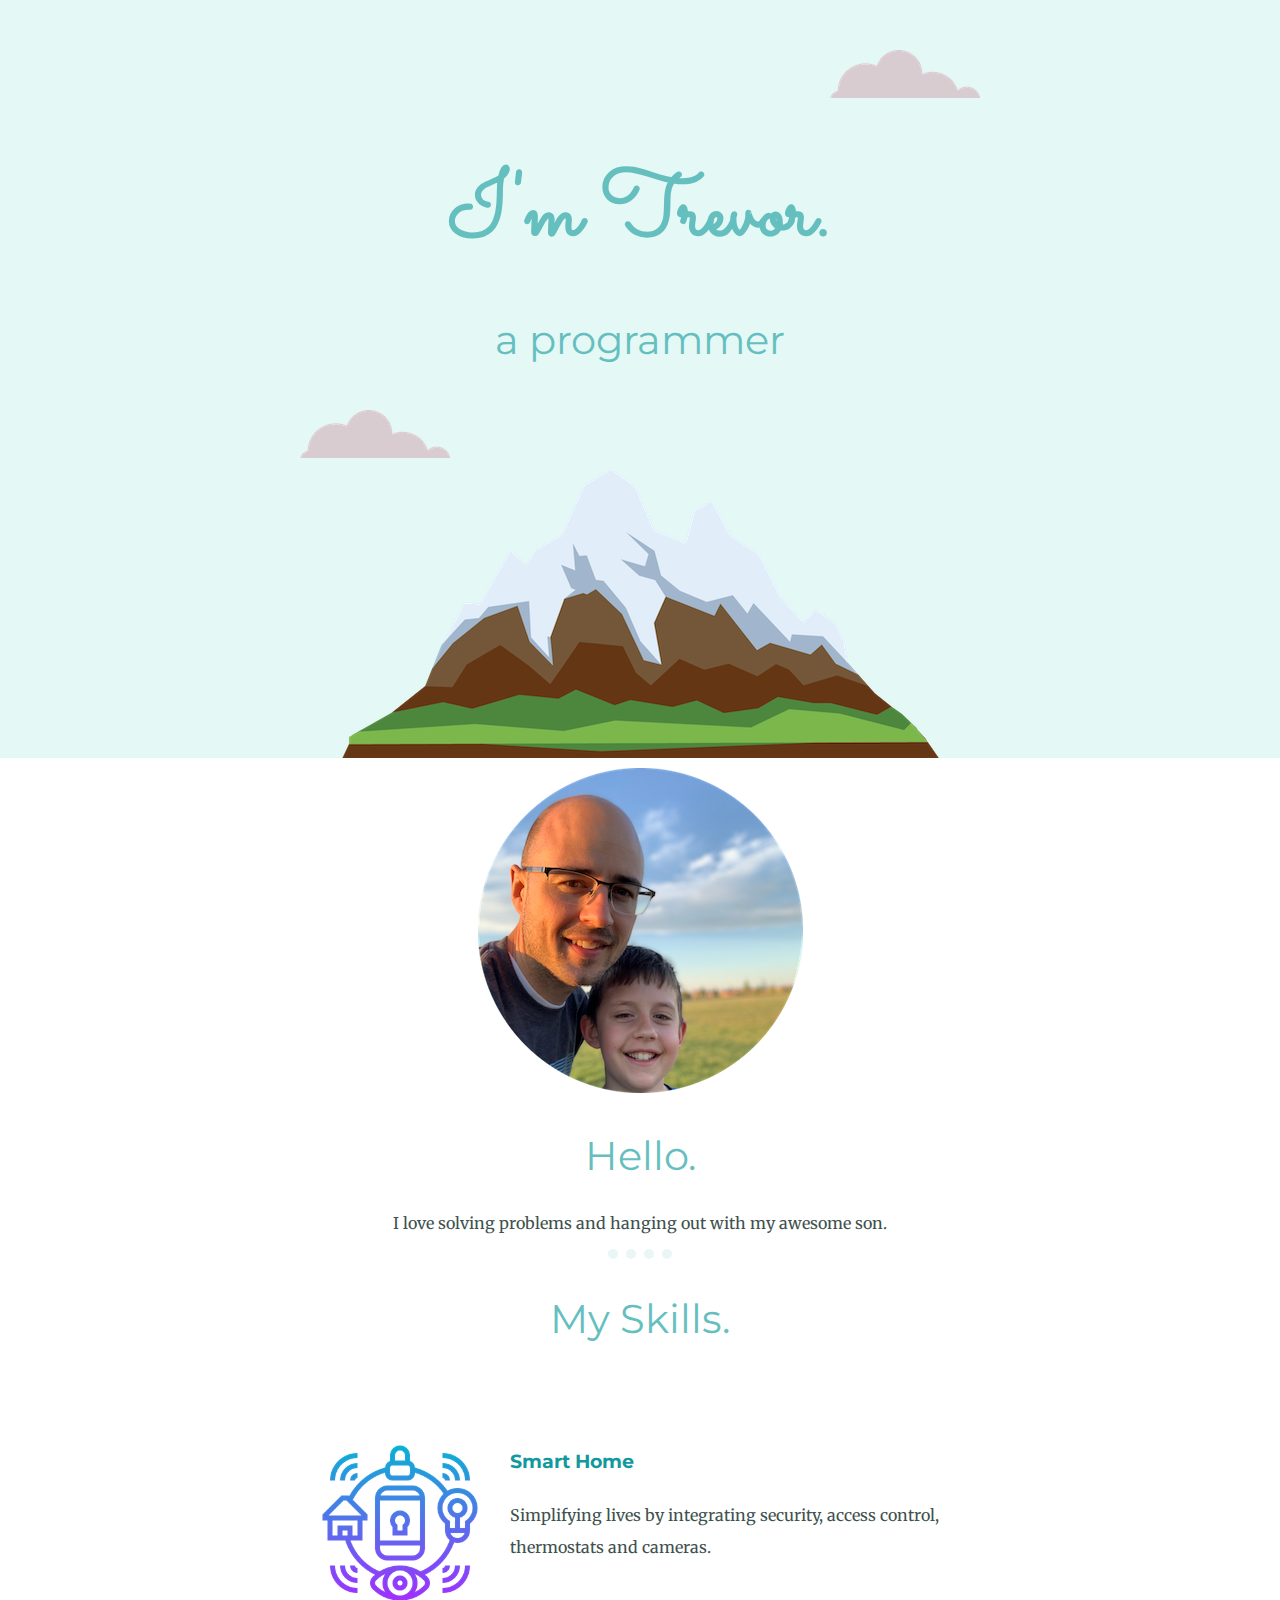
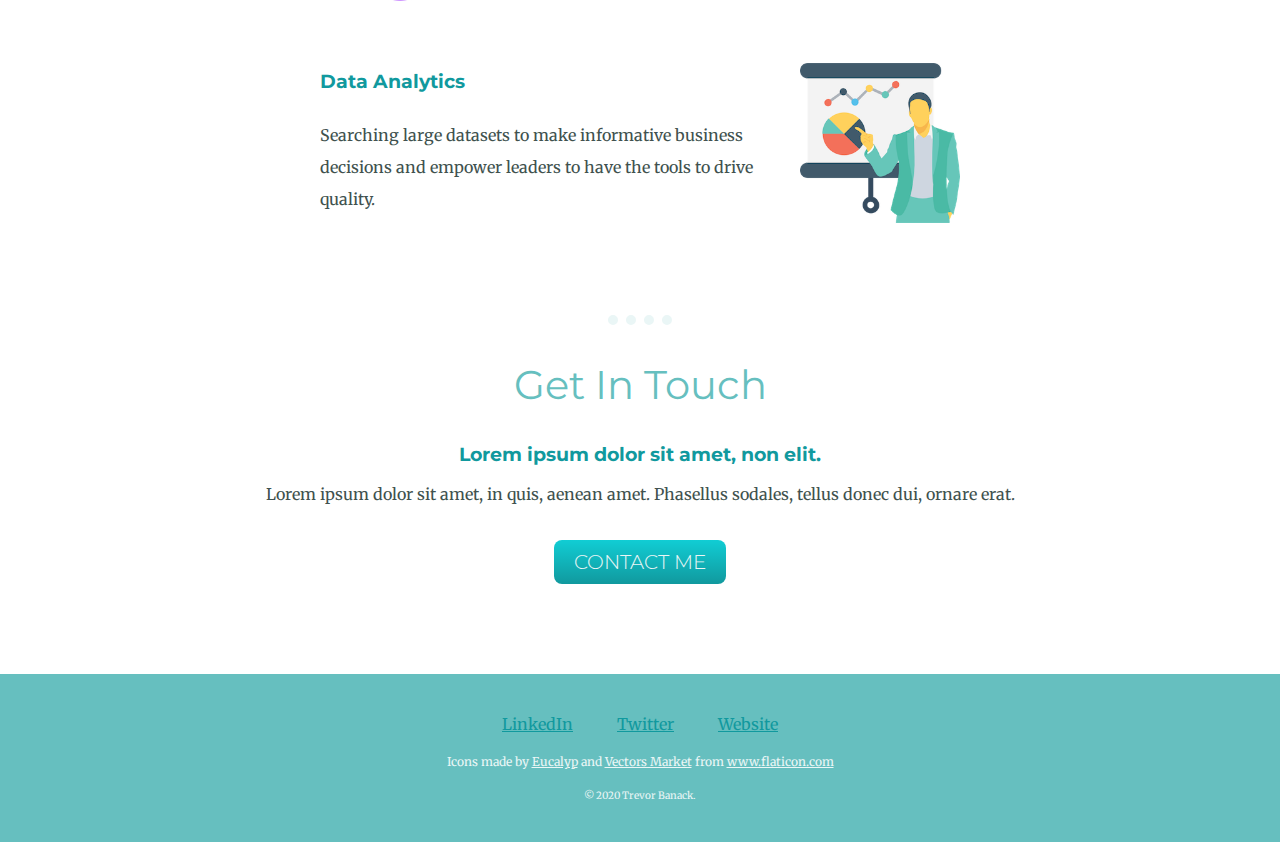
<file: index.html>
<!DOCTYPE html>
<html lang="en" dir="ltr">

<head>
  <meta charset="utf-8">
  <title>Trevor Banack</title>
  <link rel="stylesheet" href="css/styles.css">
  <link href="https://fonts.googleapis.com/css?family=Merriweather|Montserrat|Sacramento&display=swap" rel="stylesheet">
</head>

<body>
  <div class="top-container">
    <img class="top-cloud" src="images/cloud.png" alt="cloud-img">
    <h1>I'm Trevor.</h1>
    <h2>a programmer</h2>
    <img class="bottom-cloud" src="images/cloud.png" alt="cloud-img">
    <img class="mountain-img" src="images/mountain.png" alt="mountain-img">
  </div>

  <div class="middle-container">
    <div class="profile">
      <img src="images/circle-cropped.png" alt="">
      <h2>Hello.</h2>
      <p>I love solving problems and hanging out with my awesome son.</p>
    </div>
    <hr>
    <div class="skills">
      <h2>My Skills.</h2>
      <div class="skill-row">
        <img class="smarthome-img" src="images/smart-control.png" alt="smarthome-img">

        <h3>Smart Home</h3>
        <p>Simplifying lives by integrating security, access control, thermostats and cameras.</p>
      </div>
      <div class="skill-row">
        <img class="analysis-img" src="images/analysis.png" alt="analysis-img">
        <h3>Data Analytics</h3>
        <p>Searching large datasets to make informative business decisions and empower leaders to have the tools to drive quality.</p>
      </div>
    </div>
    <hr>
    <div class="contact-me">
      <h2>Get In Touch</h2>
      <h3>Lorem ipsum dolor sit amet, non elit.</h3>
      <p>Lorem ipsum dolor sit amet, in quis, aenean amet. Phasellus sodales, tellus donec dui, ornare erat.</p>
      <a href="#" class="btn">CONTACT ME</a>
    </div>
  </div>


  <div class="bottom-container">
    <a class="footer-link" href="https://www.linkedin.com/in/trevor-banack-36a6591b">LinkedIn</a>
    <a class="footer-link" href="https://twitter.com/tbanack1">Twitter</a>
    <a class="footer-link" href="https://www.vivint.com">Website</a>
    <p class="flaticon-container"> Icons made by <a class="flaticon-link" href="https://www.flaticon.com/authors/eucalyp" title="Eucalyp">Eucalyp</a> and <a class="flaticon-link" href="https://www.flaticon.com/authors/vectors-market" title="Vectors Market">Vectors Market</a> from <a class="flaticon-link" href="https://www.flaticon.com/" title="Flaticon"> www.flaticon.com</a>
    <p class="copyright">© 2020 Trevor Banack.</p>
  </div>


</body>

</html>
</file>
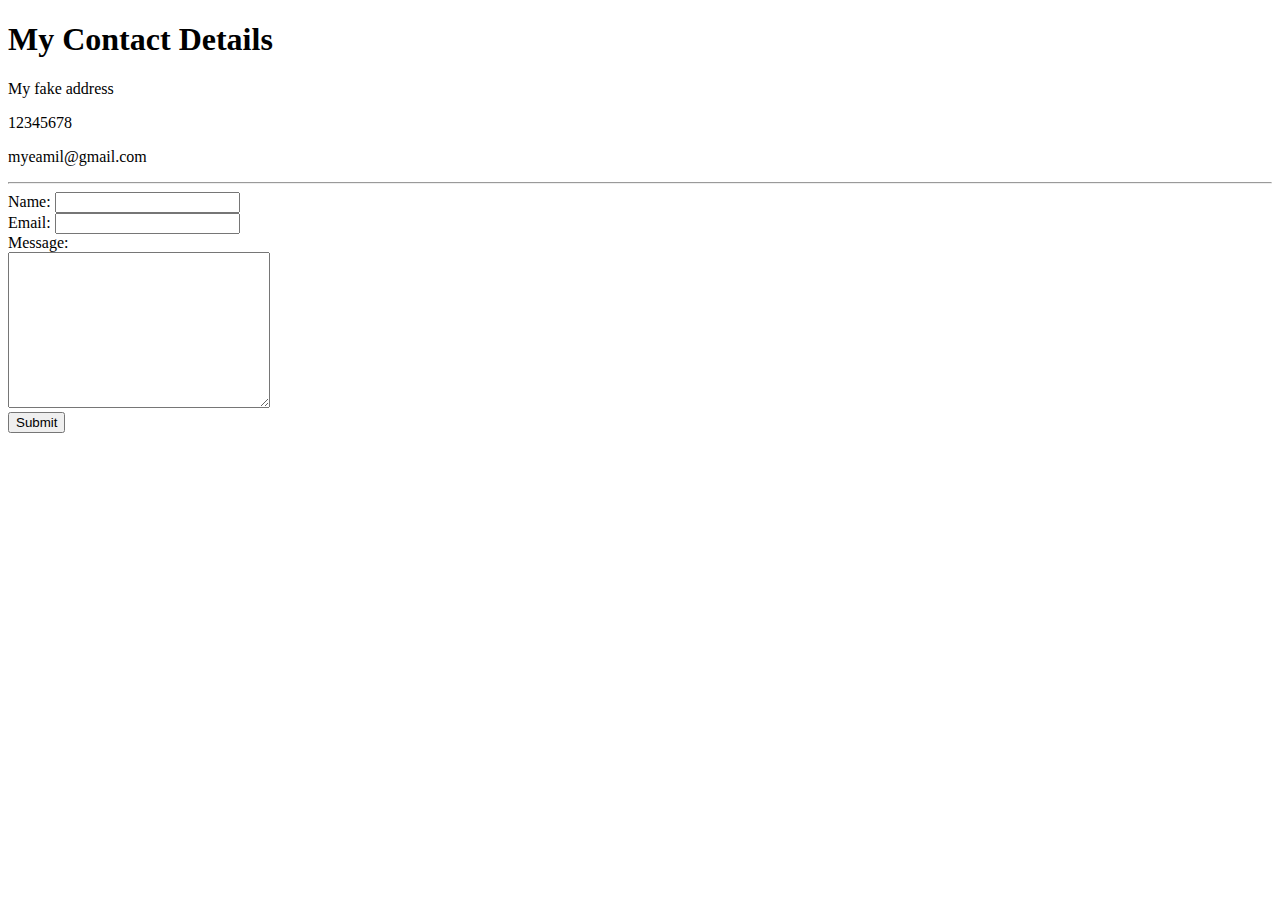
<file: contact.html>
<!DOCTYPE html>
<html lang="en" dir="ltr">

<head>
  <meta charset="utf-8">
  <title>Contact Me</title>
</head>

<body>
  <h1>My Contact Details</h1>
  <p>My fake address</p>
  <p>12345678</p>
  <p>myeamil@gmail.com</p>
  <hr>
  <form class="" action="mailto:tbanack@hotmail.com" method="post">
    <label for="">Name: </label>
    <input type="text" name="yourName" value=""><br>
    <label for="">Email: </label>
    <input type="email" name="yourEmail" value=""><br>
    <label for="">Message:</label><br>
    <textarea name="yourMessage" rows="10" cols="30"></textarea><br>
    <input type="submit" name="submit" value="Submit">
  </form>
</body>

</html>
</file>
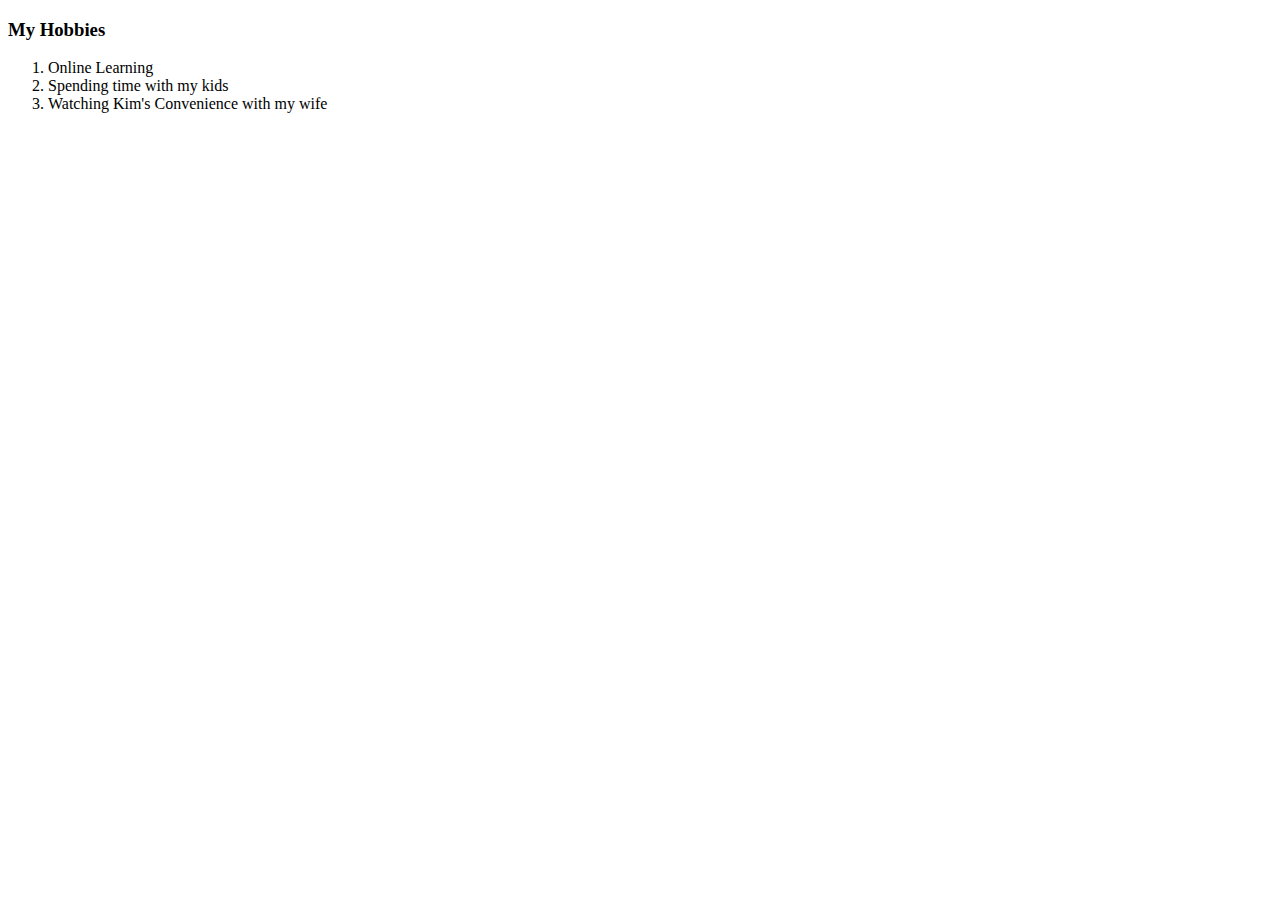
<file: hobbies.html>
<!DOCTYPE html>
<html lang="en" dir="ltr">
  <head>
    <meta charset="utf-8">
    <title>My Hobbies</title>
  </head>
  <body>

    <h3>My Hobbies</h3>
    <ol>
      <li>Online Learning</li>
      <li>Spending time with my kids</li>
      <li>Watching Kim's Convenience with my wife</li>
    </ol>
    
  </body>
</html>
</file>
<file: css/styles.css>
/**********************************************************/
body {
  margin: 0;
  text-align: center;
  font-family: 'Merriweather', serif;
  color: #40514E;
}

h1 {
  margin-top: 50px;
  margin-bottom: 0;
  font-family: 'Sacramento', cursive;
  font-size: 5.625rem;
  color: #66BFBF;
}

h2 {
  font-family: 'Montserrat', sans-serif;
  font-size: 2.5rem;
  color: #66BFBF;
  font-weight: normal;
}

h3 {
  font-family: 'Montserrat', sans-serif;
  color: #11999E;
}

a {
  color: #11999E
}

hr {
  color: #EAF6F6;
  border-style: dotted none none none;
  border-width: 10px;
  height: 2px;
  width: 5%;
}

/************************ CLASS **********************************/
.top-container {
  background-color: #E4F9F5;
  position: relative;
  padding-top: 100px;
  /* Leave padding at top to push all content down */
  margin-bottom: 0;
}

.middle-container {
  padding-top: 10px;
}

.bottom-container {
  background: #66BFBF;
  margin-top: 70px;
  padding: 40px 0 40px 0;
}

.top-cloud {
  position: absolute;
  right: 300px;
  top: 50px;
}

.bottom-cloud {
  position: absolute;
  left: 300px;
  bottom: 300px;
}

.mountain-img {
  position: relative;
  top: 4px;
}

.flaticon-container {
  font-size: 12px;
  margin: 20px auto 20px auto;
  color: #EAF6F6;
}

.flaticon-link {
  color: #EAF6F6;
}

.skill-row {
  width: 50%;
  position: relative;
  margin: 100px auto 100px auto;
  text-align: left;
  line-height: 2;
}

.smarthome-img {
  width: 25%;
  float: left;
  margin-right: 30px;
}

.analysis-img {
  width: 25%;
  float: right;
  margin-left: 30px;
}

.footer-link {
  color: #11999E;
  padding: 0 20px 0 20px;
}

.copyright {
  margin-bottom: 0;
  color: #EAF6F6;
  font-size: 10px;
}

.btn {
  background: #11CDD4;
  background-image: -webkit-linear-gradient(top, #11CDD4, #11999E);
  background-image: -moz-linear-gradient(top, #11CDD4, #11999E);
  background-image: -ms-linear-gradient(top, #11CDD4, #11999E);
  background-image: -o-linear-gradient(top, #11CDD4, #11999E);
  background-image: linear-gradient(to bottom, #11CDD4, #11999E);
  -webkit-border-radius: 8px;
  -moz-border-radius: 8px;
  border-radius: 8px;
  color: #EAF6F6;
  font-family: 'Montserrat', sans-serif;
  font-size: 20px;
  font-weight: 300;
  padding: 10px 20px;
  border: solid #337FED 0;
  text-decoration: none;
  display: inline-block;
  cursor: pointer;
  text-align: center;
  margin: 20px;
}

.btn:hover {
  border: solid #337FED 0;
  background: #33E3CB;
  background-image: -webkit-linear-gradient(top, #33E3CB, #2BC4AD);
  background-image: -moz-linear-gradient(top, #33E3CB, #2BC4AD);
  background-image: -ms-linear-gradient(top, #33E3CB, #2BC4AD);
  background-image: -o-linear-gradient(top, #33E3CB, #2BC4AD);
  background-image: linear-gradient(to bottom, #33E3CB, #2BC4AD);
  -webkit-border-radius: 8px;
  -moz-border-radius: 8px;
  border-radius: 8px;
  text-decoration: none;
}
</file>
